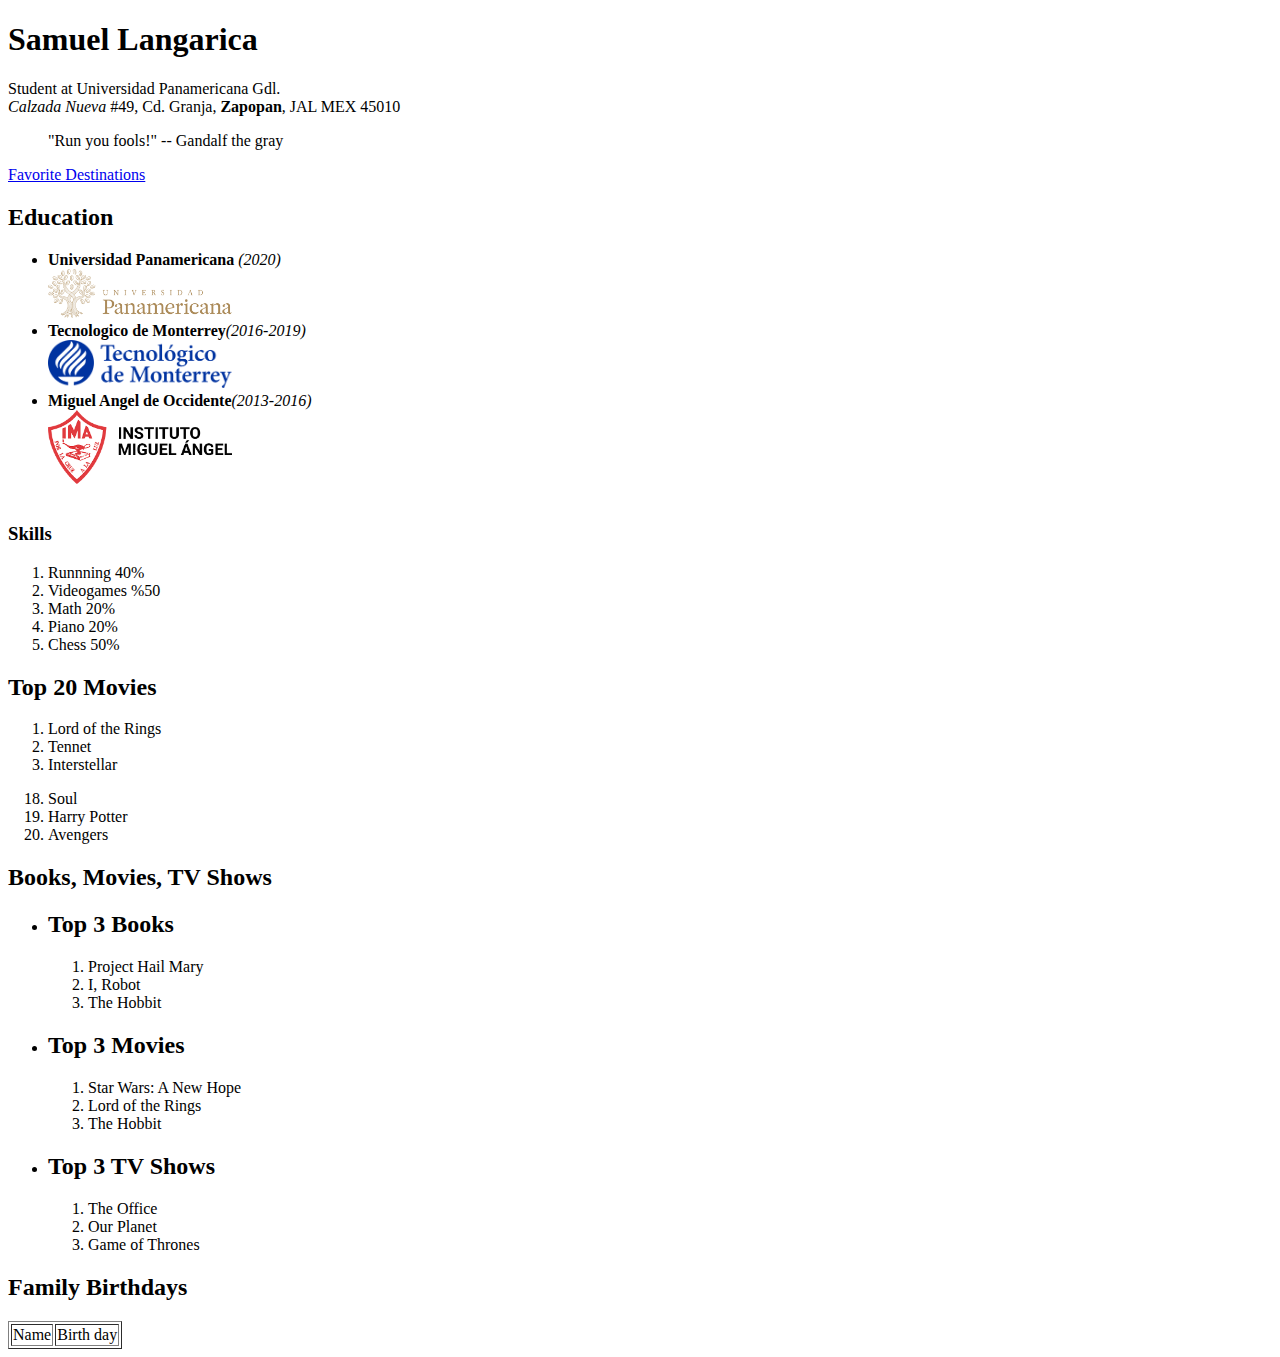
<file: PersonalWebsite/index.html>
<!DOCTYPE html>
<html lang="en">
<head>
    <meta charset="UTF-8">
    <meta name="viewport" content="width=device-width, initial-scale=1.0">
    <title>My Personal Website</title>
</head>
<body>
    <h1>Samuel Langarica</h1>
    <p>Student at Universidad Panamericana Gdl.<br/>
        <i>Calzada Nueva</i> #49, Cd. Granja, <b>Zapopan</b>, JAL MEX 45010
    </p>
    <blockquote>"Run you fools!" -- Gandalf the gray</blockquote>

    <a href="destinations.html" alt="Link to destinations page">Favorite Destinations</a>

    <h2>Education</h2>
    <ul>
        <li><b>Universidad Panamericana</b> <em>(2020)</em> </li>
            <a href="https://www.up.edu.mx/campus-guadalajara" target="_blank">
                <img src="Images/logo-UP.png" alt = "Logo UP" width="15%" height="15%"/>
            </a>    

        <li><b>Tecnologico de Monterrey</b><em>(2016-2019)</em> </li>
            <a href="https://tec.mx/es" target="_blank">
                <img src="Images/logo-tec.png" alt ="Logo Tec" width="15%" height="15%"/>
            </a>

        <li><b>Miguel Angel de Occidente</b><em>(2013-2016)</em> </li>
            <a href="https://www.imaoccidente.edu.mx/" target="_blank">
                <img src="Images/logo-ima.png" alt ="Logo IMA" width="15%" height="15%"/>
            </a>
    </ul>

    <table>
        
    </table>


    <h3>Skills</h3>
    <ol>
        <li>Runnning 40%</li>   
        <li>Videogames %50</li>   
        <li>Math 20%</li>   
        <li>Piano 20%</li>   
        <li>Chess 50%</li>   
    </ol>
    <h2>Top 20 Movies </h2>
    <ol type="">
        <li>Lord of the Rings</li>
        <li>Tennet</li>
        <li>Interstellar</li>
        
    </ol>
    <ol start = "18" >
        <li>Soul</li>
        <li>Harry Potter</li>
        <li>Avengers</li>
    </ol>

    <h2>Books, Movies, TV Shows</h2>
    <ul>
        <li>
            <h2>Top 3 Books</h2>
            <ol>
                <li>Project Hail Mary</li>
                <li>I, Robot</li>
                <li>The Hobbit</li>
            </ol>
        </li>
        
        <li>
            <h2>Top 3 Movies</h2>
            <ol>
                <li>Star Wars: A New Hope</li>
                <li>Lord of the Rings</li>
                <li>The Hobbit</li>
            </ol>
        </li>
        <li>
            <h2>Top 3 TV Shows</h2>
            <ol>
                <li>The Office</li>
                <li>Our Planet</li>
                <li>Game of Thrones</li>
            </ol>
        </li>
    </ul>

    <h2>Family Birthdays</h2>
    <table border="1">
        <tr>
            <td>Name</td>
            <td>Birth day</td>
        </tr>
    </table>


</body>
</html>
</file>
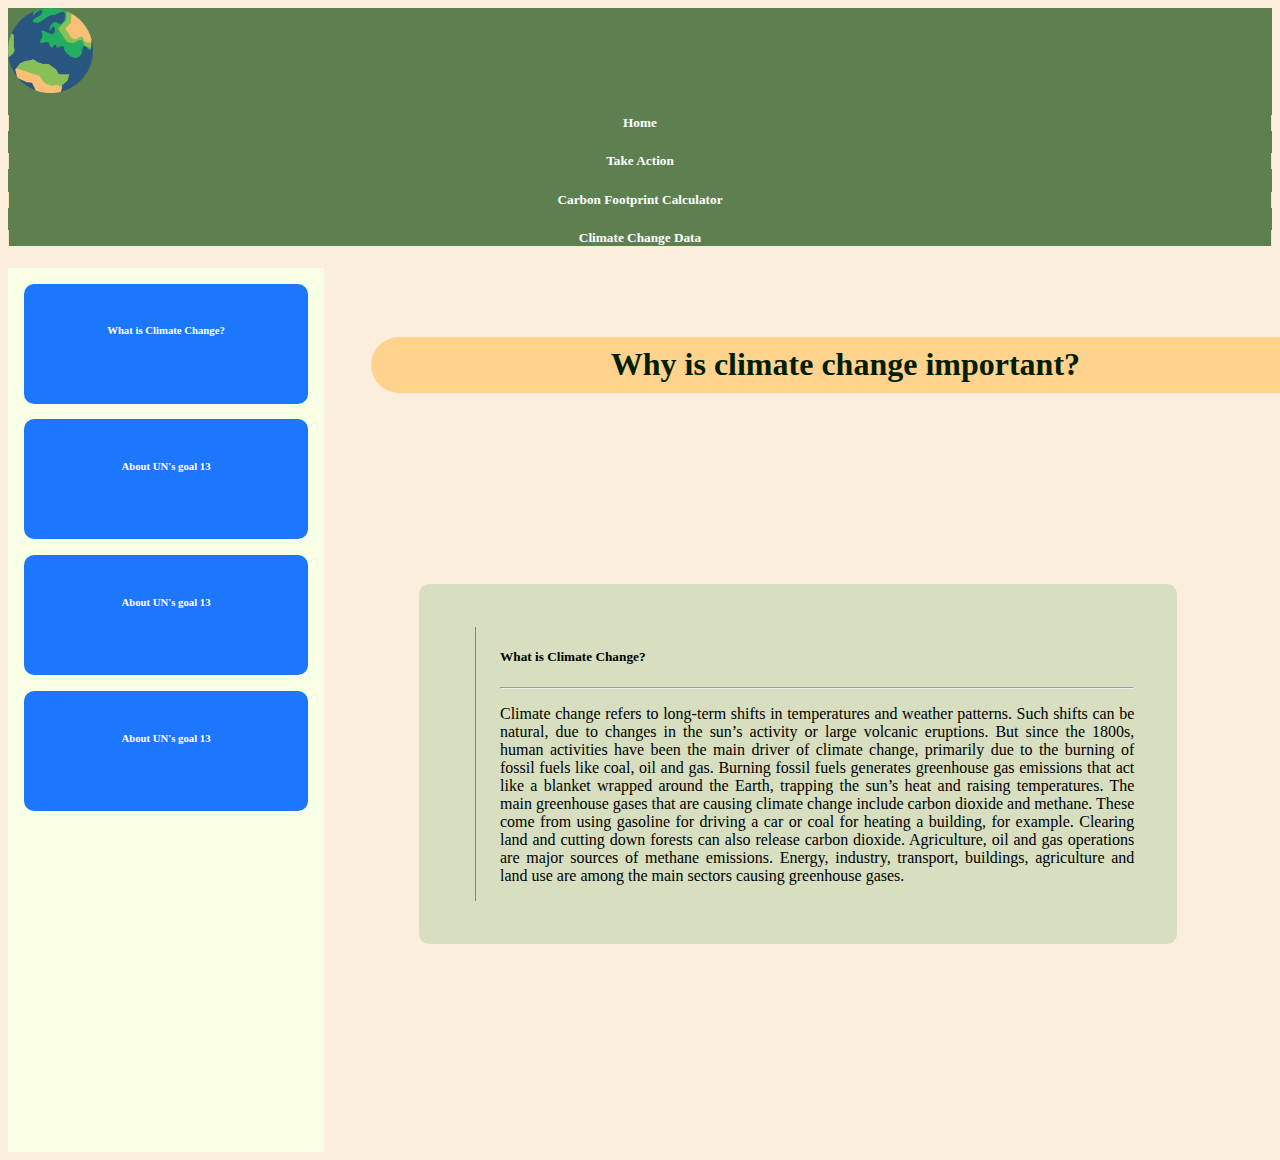
<file: Prototype/index.html>
<html lang="en">
<head>
    <meta charset="UTF-8">
    <meta name="viewport" content="width=device-width, initial-scale=1.0">
    <link href="https://cdn.jsdelivr.net/npm/bootstrap@5.0.2/dist/css/bootstrap.min.css" rel="stylesheet" integrity="sha384-EVSTQN3/azprG1Anm3QDgpJLIm9Nao0Yz1ztcQTwFspd3yD65VohhpuuCOmLASjC" crossorigin="anonymous">
    <link rel="stylesheet" href="styles.css">
    
    <title>Climate Action</title>
</head>
<body>
    <div class="nav">
        <div class="row row-cols-5">
            <div class="col earth-icon">
                <img src="images/planet-earth.png" width="85" height="85">
            </div>
            <div class="col nav-item d-flex align-items-center justify-content-center">
                    <a href="index.html"><h5>Home</h5></a>
            </div>
            <div class="col nav-item d-flex align-items-center justify-content-center">
                <a href="take-action.html"><h5>Take Action</h5></a>
            </div>
            <div class="col nav-item d-flex align-items-center justify-content-center">
                <a href="footprint-calculator.html"><h5>Carbon Footprint Calculator</h5></a>
            </div>
            <div class="col nav-item d-flex align-items-center justify-content-center">
                <a href="climate-data.html"><h5>Climate Change Data</h5></a>
            </div>
        </div>
    </div>
    <div class="content">
        <div class="side-bar">
            <a href="#">
                <div class="side-item">
                    <h6>What is Climate Change?</h6>
                </div>
            </a>
            <a href="#">
                <div class="side-item">
                    <h6>About UN's goal 13</h6>
                </div>
            </a>
            <a href="#">
                <div class="side-item">
                    <h6>About UN's goal 13</h6>
                </div>
            </a>
            <a href="#">
                <div class="side-item">
                    <h6>About UN's goal 13</h6>
                </div>
            </a>
        </div>

        <div class="main-info-container">
            <div class="header">
                <h1>Why is climate change important?</h1>
            </div>

            <div class="info">

                <div class="info-section">
                    <div class="info-section-img">
                    </div>
                    <div class="info-section-content">
                        <div class="info-section-content-header">
                            <h5>What is Climate Change?</h5>
                            <hr>
                        </div>
                        <div class="info-section-content-info">
                            <p>
                                Climate change refers to long-term shifts in temperatures and weather patterns.
                                Such shifts can be natural, due to changes in the sun’s activity or large volcanic eruptions.
                                But since the 1800s, human activities have been the main driver of climate change, 
                                primarily due to the burning of fossil fuels like coal, oil and gas.
                                Burning fossil fuels generates greenhouse gas emissions that act like a blanket wrapped around the Earth, trapping the sun’s heat and raising temperatures.
                                The main greenhouse gases that are causing climate change include carbon dioxide and methane. These come from using gasoline for driving a car or coal for heating a building, for example. Clearing land and cutting down forests can also release carbon dioxide. Agriculture, oil and gas operations are major sources of methane emissions. Energy, industry, transport, buildings, agriculture and land use are among the main sectors causing greenhouse gases.
                            </p>
                        </div>
                    </div>
                </div>
                
            </div>
        </div>

    </div>

    <script src="https://cdn.jsdelivr.net/npm/bootstrap@5.0.2/dist/js/bootstrap.bundle.min.js" integrity="sha384-MrcW6ZMFYlzcLA8Nl+NtUVF0sA7MsXsP1UyJoMp4YLEuNSfAP+JcXn/tWtIaxVXM" crossorigin="anonymous"></script>
</body>
</html>
</file>
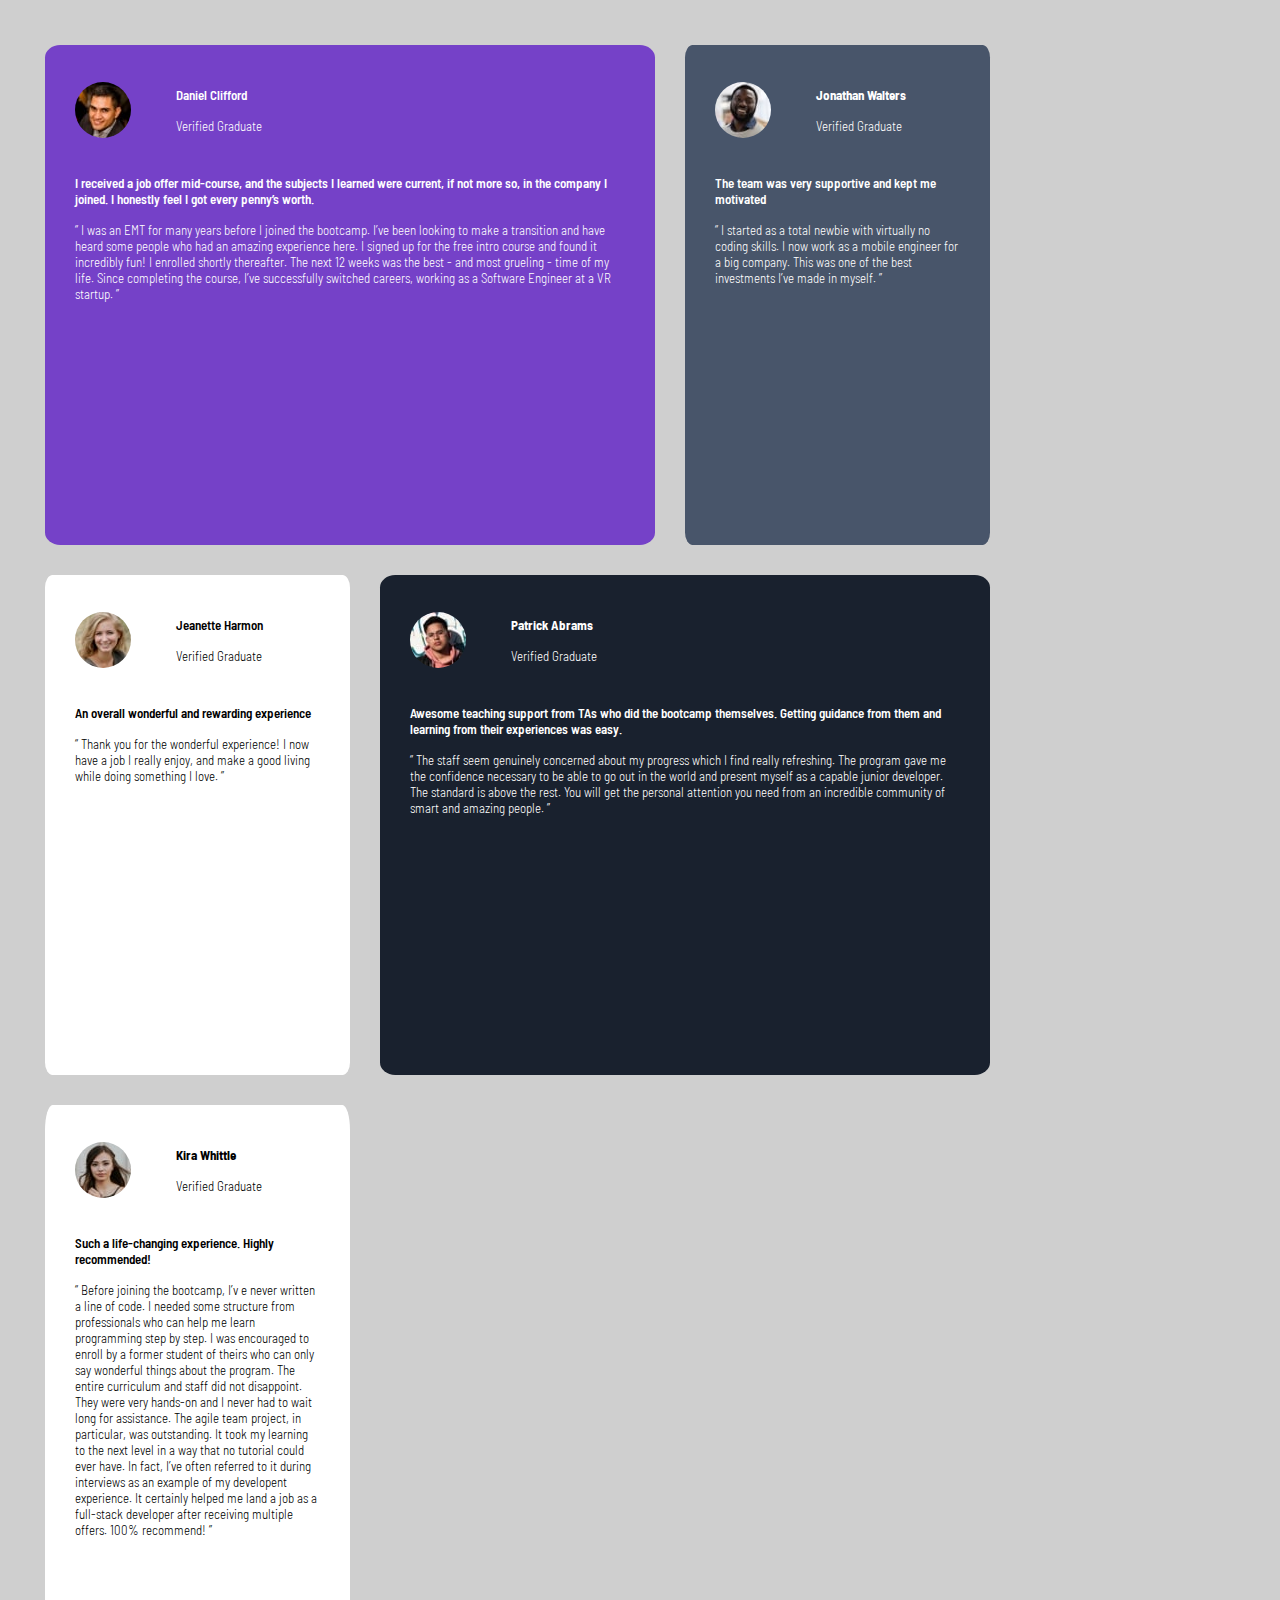
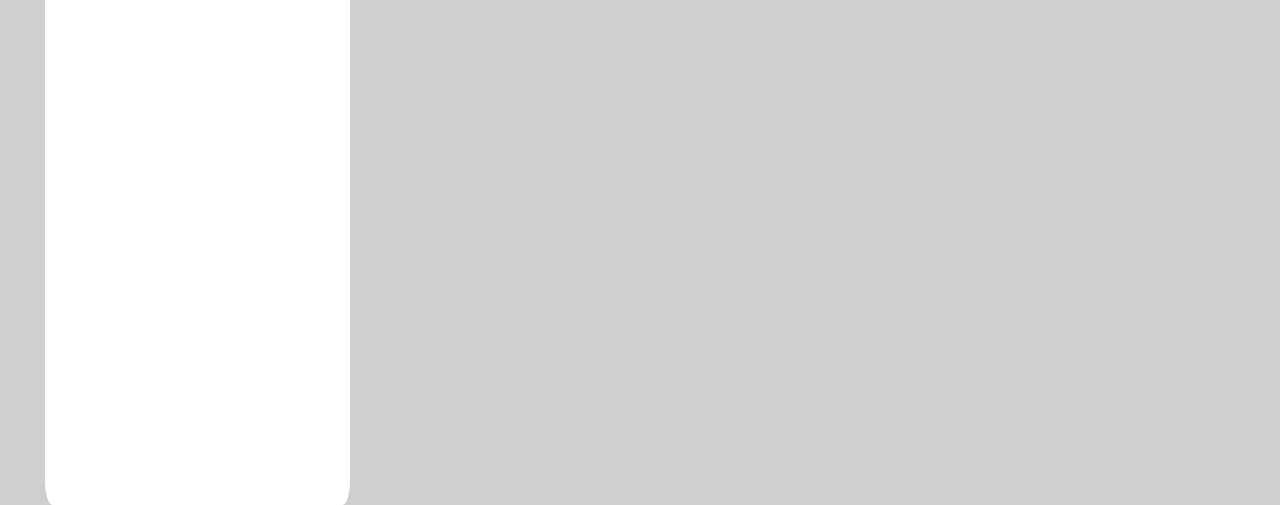
<file: Partial Project 1/Bootcamp Testimonial/index.html>
<!DOCTYPE html>
<html lang="en">
<head>
  <meta charset="UTF-8">
  <meta name="viewport" content="width=device-width, initial-scale=1.0"> <!-- displays site properly based on user's device -->

  <link rel="icon" type="image/png" sizes="32x32" href="./images/favicon-32x32.png">
  
  <title>Testimonials</title>

  <link rel="preconnect" href="https://fonts.googleapis.com">
  <link rel="preconnect" href="https://fonts.gstatic.com" crossorigin>
  <link href="https://fonts.googleapis.com/css2?family=Barlow+Semi+Condensed:wght@500;600&display=swap" rel="stylesheet">
  <link rel="preconnect" href="https://fonts.googleapis.com">
<link rel="preconnect" href="https://fonts.gstatic.com" crossorigin>
<link href="https://fonts.googleapis.com/css2?family=Barlow+Semi+Condensed:ital,wght@0,200;0,500;0,600;1,100&display=swap" rel="stylesheet">

  <link rel="stylesheet" href="style.css">

</head>
<body>

  <div class="testimonial_container"  >

    <div class="testimonial" id="daniel">

      <div class="header">
        <img src="images/image-daniel.jpg">

        <div class="header-text">
          <h2>Daniel Clifford</h2>
          <p>Verified Graduate</p>
        </div>
        
      </div>

      <div class="title">
        <h2>I received a job offer mid-course, and the subjects I learned were current, if not more so, 
          in the company I joined. I honestly feel I got every penny’s worth.</h2>
      </div>

      <div class="content">
        <p>
          “ I was an EMT for many years before I joined the bootcamp. I’ve been looking to make a 
  transition and have heard some people who had an amazing experience here. I signed up 
  for the free intro course and found it incredibly fun! I enrolled shortly thereafter. 
  The next 12 weeks was the best - and most grueling - time of my life. Since completing 
  the course, I’ve successfully switched careers, working as a Software Engineer at a VR startup. ”
        </p>
      </div>

    </div>

    <div class="testimonial" id="jonathan">

      <div class="header">
        <img src="images/image-jonathan.jpg">

        <div class="header-text">
          <h3>Jonathan Walters</h3>
        <p>Verified Graduate</p>
        </div>
        
      </div>

      <div class="title">
        <h2>The team was very supportive and kept me motivated</h2>
      </div>

      <div class="content">
        <p>
          “ I started as a total newbie with virtually no coding skills. I now work as a mobile engineer 
  for a big company. This was one of the best investments I’ve made in myself. ”
        </p>
      </div>
      
    </div>

    <div class="testimonial" id="jeanette">

      <div class="header">
        <img src="images/image-jeanette.jpg">

        <div class="header-text">
          <h2>Jeanette Harmon</h2>
        <p>Verified Graduate</p>
        </div>
        
      </div>

      <div class="title">
        <h2>An overall wonderful and rewarding experience</h2>
      </div>

      <div class="content">
        <p>
          “ Thank you for the wonderful experience! I now have a job I really enjoy, and make a good living 
  while doing something I love. ”

        </p>
      </div>
      
    </div>

    <div class="testimonial" id="patrick">

      <div class="header">
        <img src="images/image-patrick.jpg">

        <div class="header-text">
          <h3>Patrick Abrams</h3>
        <p>Verified Graduate</p>
        </div>
        
      </div>

      <div class="title">
        <h2>Awesome teaching support from TAs who did the bootcamp themselves. Getting guidance from them and 
          learning from their experiences was easy.</h2>
      </div>

      <div class="content">
        <p>
          “ The staff seem genuinely concerned about my progress which I find really refreshing. The program 
  gave me the confidence necessary to be able to go out in the world and present myself as a capable 
  junior developer. The standard is above the rest. You will get the personal attention you need from 
  an incredible community of smart and amazing people. ”  

        </p>
      </div>
      
    </div>


    <div class="testimonial" id="kira">

      <div class="header">
        <img src="images/image-kira.jpg">

        <div class="header-text">
          <h3>Kira Whittle</h3>
        <p>Verified Graduate</p>
        </div>
        
      </div>

      <div class="title">
        <h2>Such a life-changing experience. Highly recommended!</h2>
      </div>

      <div class="content">
        <p>
          “ Before joining the bootcamp, I’v  e never written a line of code. I needed some structure from 
  professionals who can help me learn programming step by step. I was encouraged to enroll by a former 
  student of theirs who can only say wonderful things about the program. The entire curriculum and staff 
  did not disappoint. They were very hands-on and I never had to wait long for assistance. The agile team 
  project, in particular, was outstanding. It took my learning to the next level in a way that no tutorial 
  could ever have. In fact, I’ve often referred to it during interviews as an example of my developent 
  experience. It certainly helped me land a job as a full-stack developer after receiving multiple offers. 
  100% recommend! ”
        </p>
      </div>
      
    </div>


  </div>
  
</body>
</html>
</file>
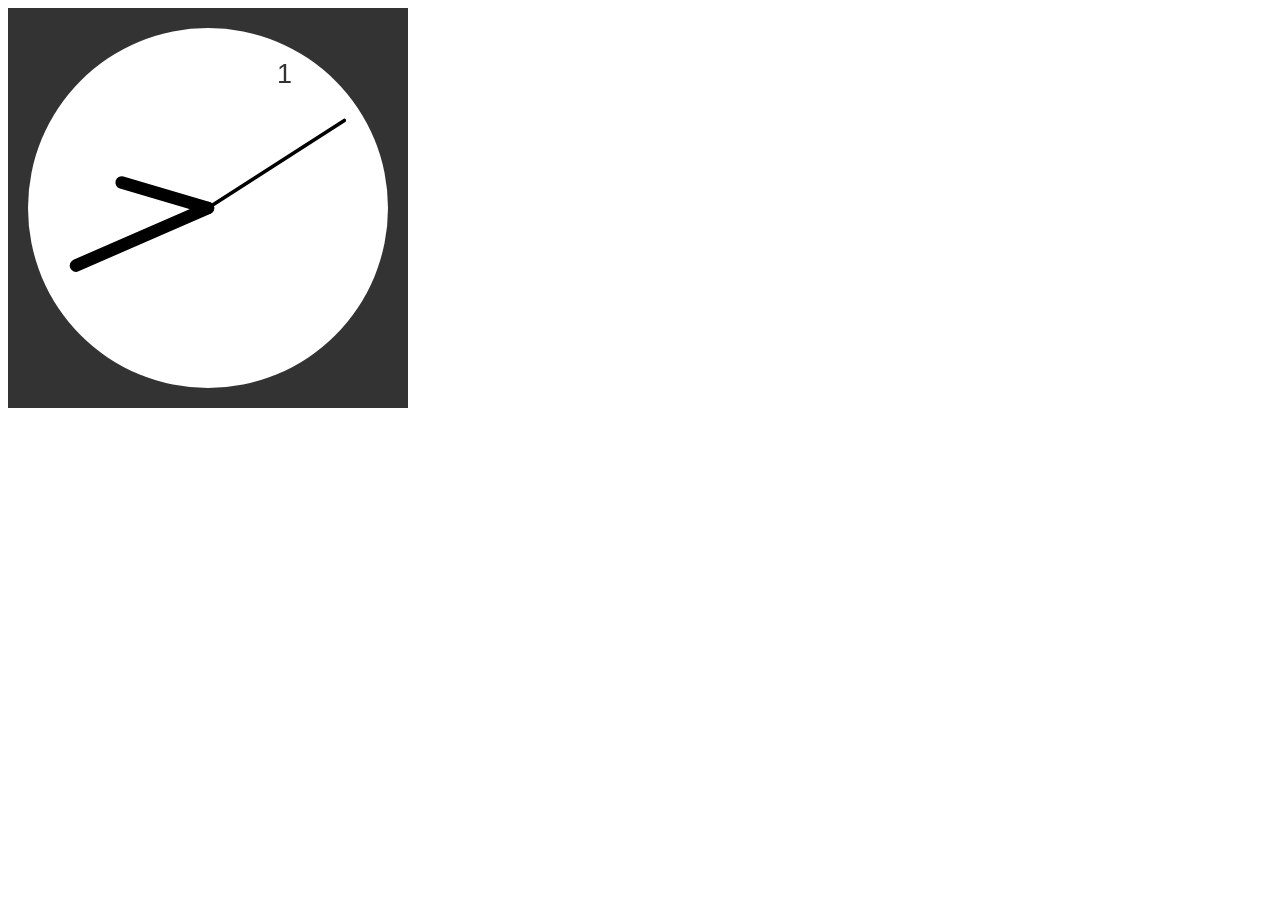
<file: JavascriptExercises/clock.html>
<!DOCTYPE html>
<html>
<head>
    <script type="text/javascript" src="clock.js"></script>
</head>
<body onload="drawClock()">

<canvas id="canvas" width="400" height="400" style="background-color:#333"></canvas>
<script type="text/javascript" >
    var canvas = document.getElementById("canvas");
    var ctx = canvas.getContext("2d");
    var radius = canvas.height / 2;
    ctx.translate(radius, radius);
    radius = radius * 0.90;
</script>
</body>
</html>
</file>
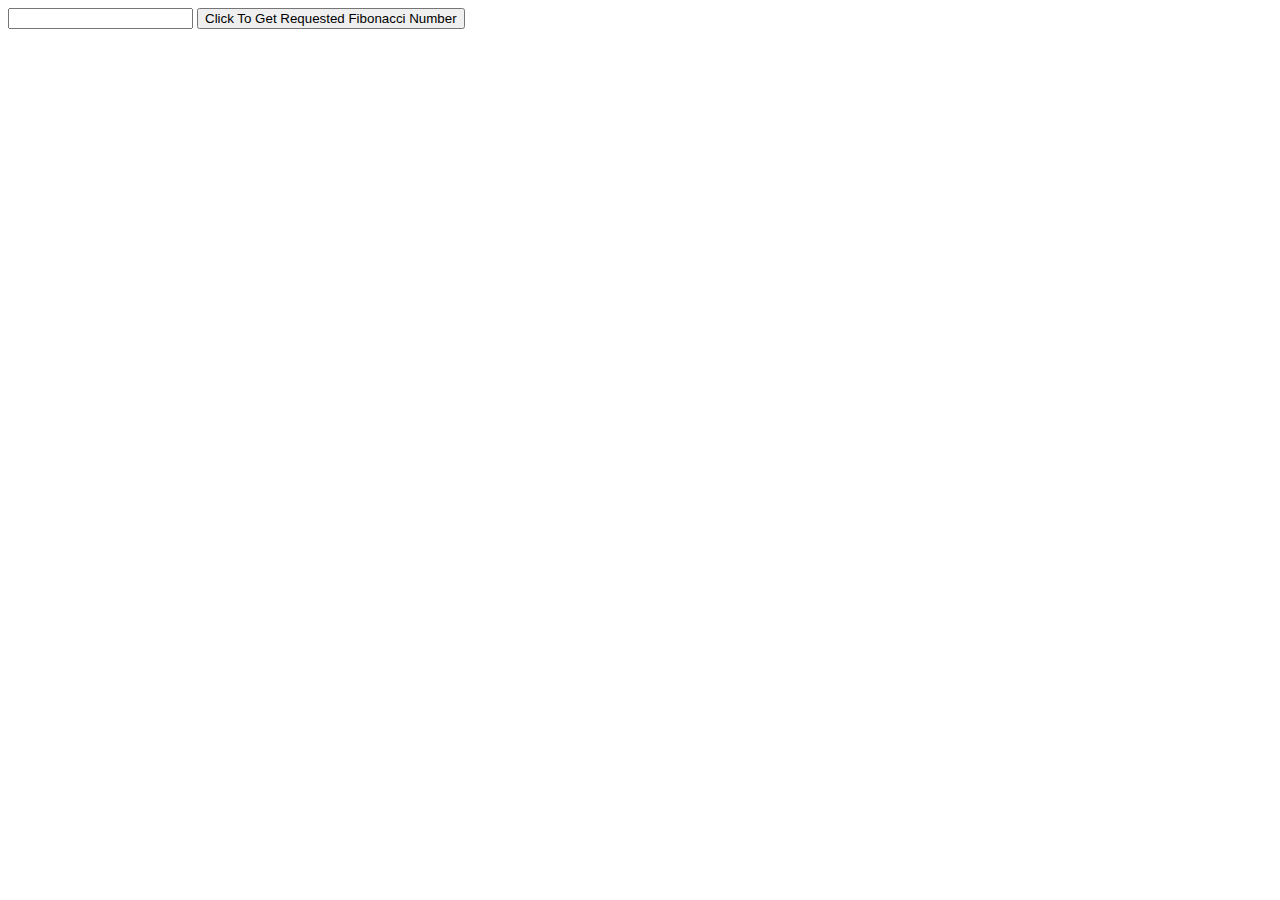
<file: JavascriptExercises/fibonacci.html>
<!DOCTYPE html PUBLIC "-//W3C//DTD XHTML 1.0 Transitional//EN" "http://www.w3.org/TR/xhtml1/DTD/xhtml1-transitional.dtd">
<html xmlns="http://www.w3.org/1999/xhtml">
<head runat="server">
    <title>Fibonacci</title>
    <script type="text/javascript" src="fibonacci.js"></script>
</head>
<body>

    <div>
        <input type="text" id="num" />
        <button id="btn" onclick="fibonacci()">
            Click To Get Requested Fibonacci Number</button>
        <br />
        <span id="fibonacciLbl"></span>
    </div>

</body>
</html>
</file>
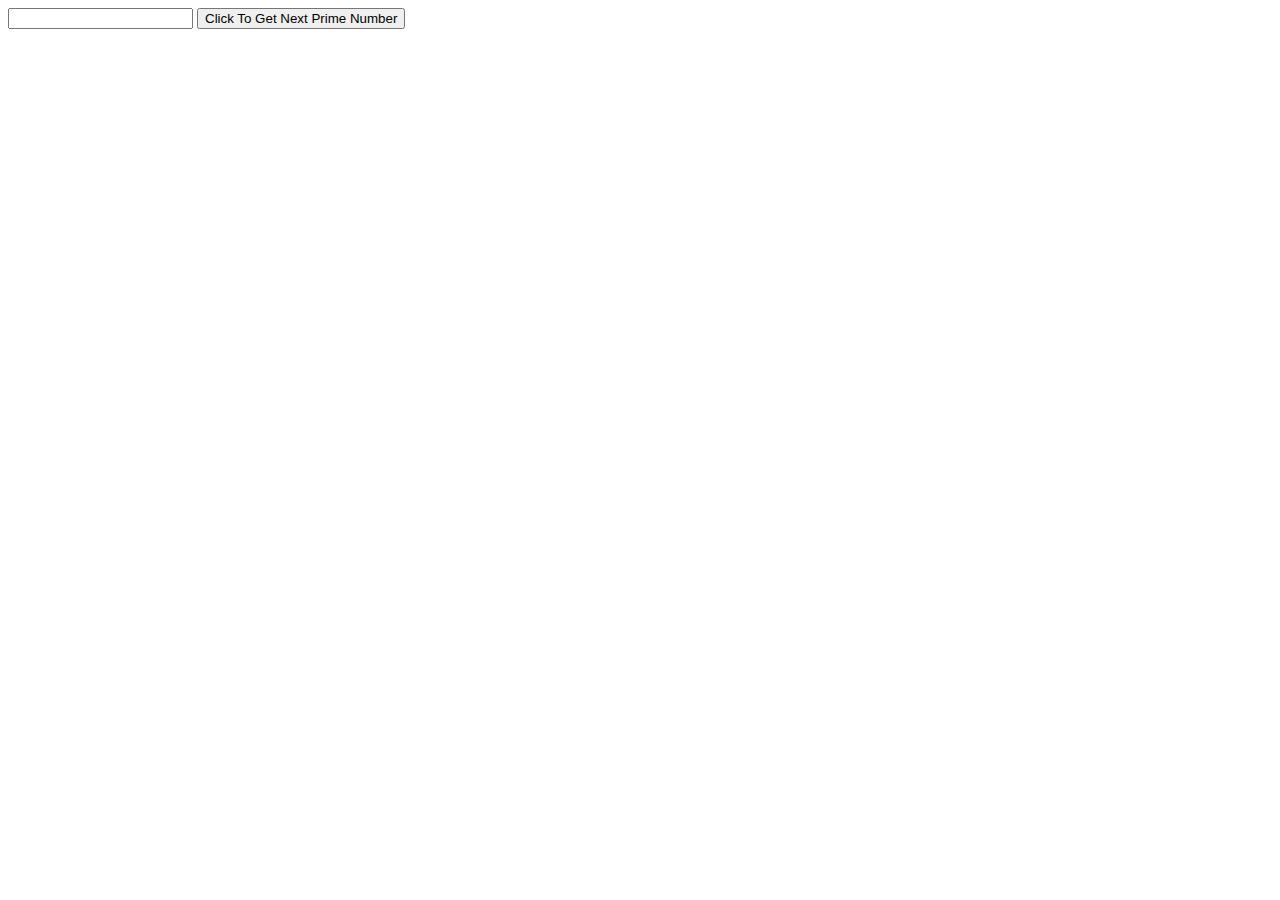
<file: JavascriptExercises/next_prime.html>
<!DOCTYPE html PUBLIC "-//W3C//DTD XHTML 1.0 Transitional//EN" "http://www.w3.org/TR/xhtml1/DTD/xhtml1-transitional.dtd">
<html xmlns="http://www.w3.org/1999/xhtml">
<head runat="server">
    <title>Find Next Prime Number</title>

    <script type="text/javascript">
        function checkPrime() {
            var id = document.getElementById("num");
            var number = parseInt (document.getElementById("num").value);
            var maxNum = parseInt(1299827);
            if(number < maxNum && !isNaN(number)) {
                for(var i = number+1; i< maxNum; i++) {
                    if(isPrime(i)){
                        id.value = i;
                        return;
                    }
                }
            } else {
                window.alert("Please Enter Number Below 1299827 or Enter A Valid Integer");
                id.value = "";
            }
        }
        function isPrime(num) {
            for(var i = 2; i < num; i++ ) {
                if(num % i === 0) {
                    return false;
                }
            }
            return true;
        }
    </script>
</head>
<body>
<form id="form1" runat="server">
    <div>
        <input type="text" id="num" />
        <button id="btn" onclick="checkPrime();return false">
            Click To Get Next Prime Number</button>
    </div>
</form>
</body>
</html>
</file>
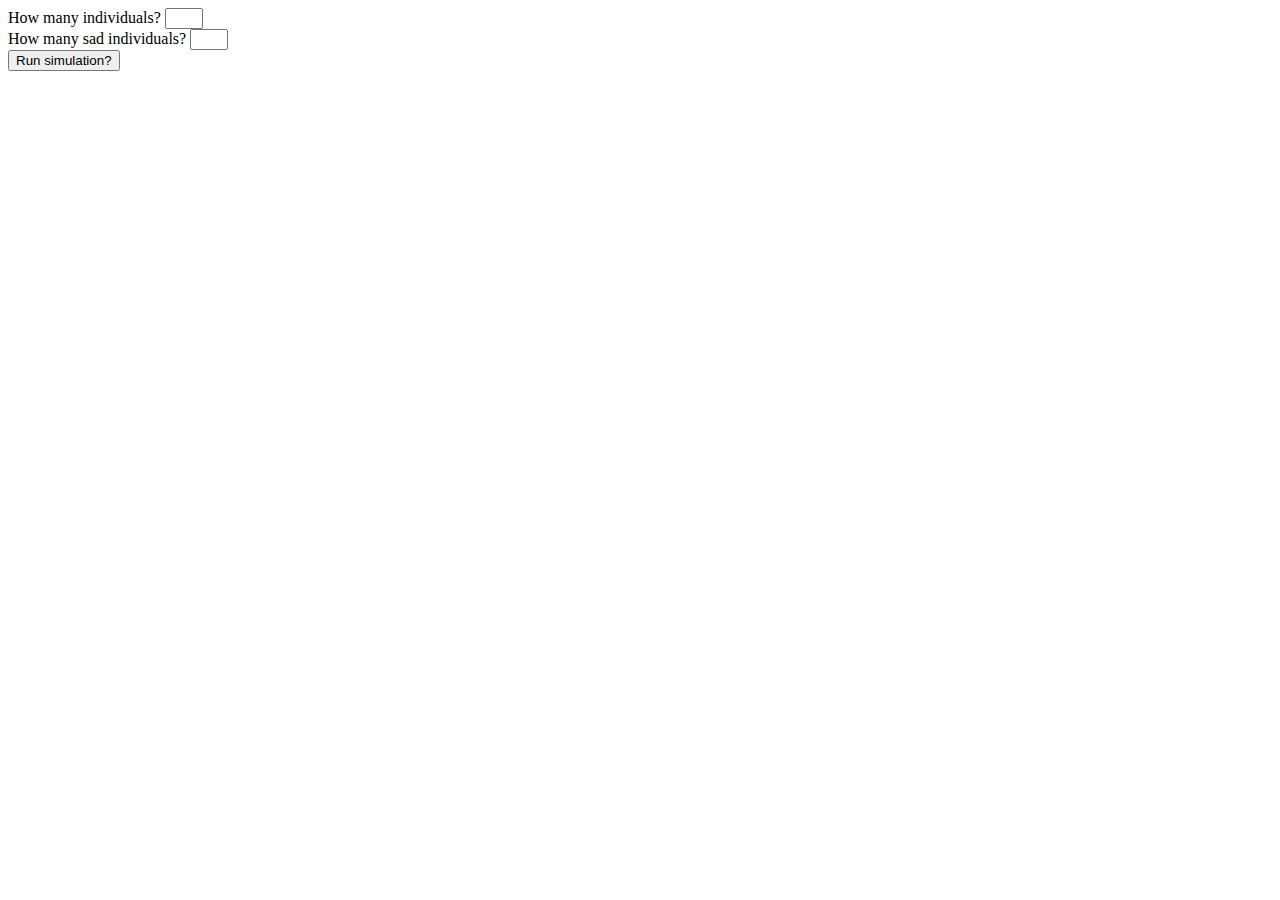
<file: JavascriptExercises/society.html>
<!DOCTYPE html>
<html>
<head>
    <script type="text/javascript" src="society.js"></script>
</head>
<body>
<div>
    <label for="num" style="width:170px;">How many individuals?</label>
    <input type="text" id="num" style="width:30px;"/> <br />
    <label for="sad">How many sad individuals?</label>
    <input type="text" id="sad" style="width:30px;"/> <br />
    <button id="btn" onclick="startGame()">
        Run simulation?</button>
    <br />
    <span id="happyIndividuals"></span> <br />
    <span id="sadIndividuals"></span> <br />
    <span id="timer"></span>
</div>

</body>
</html>
</file>
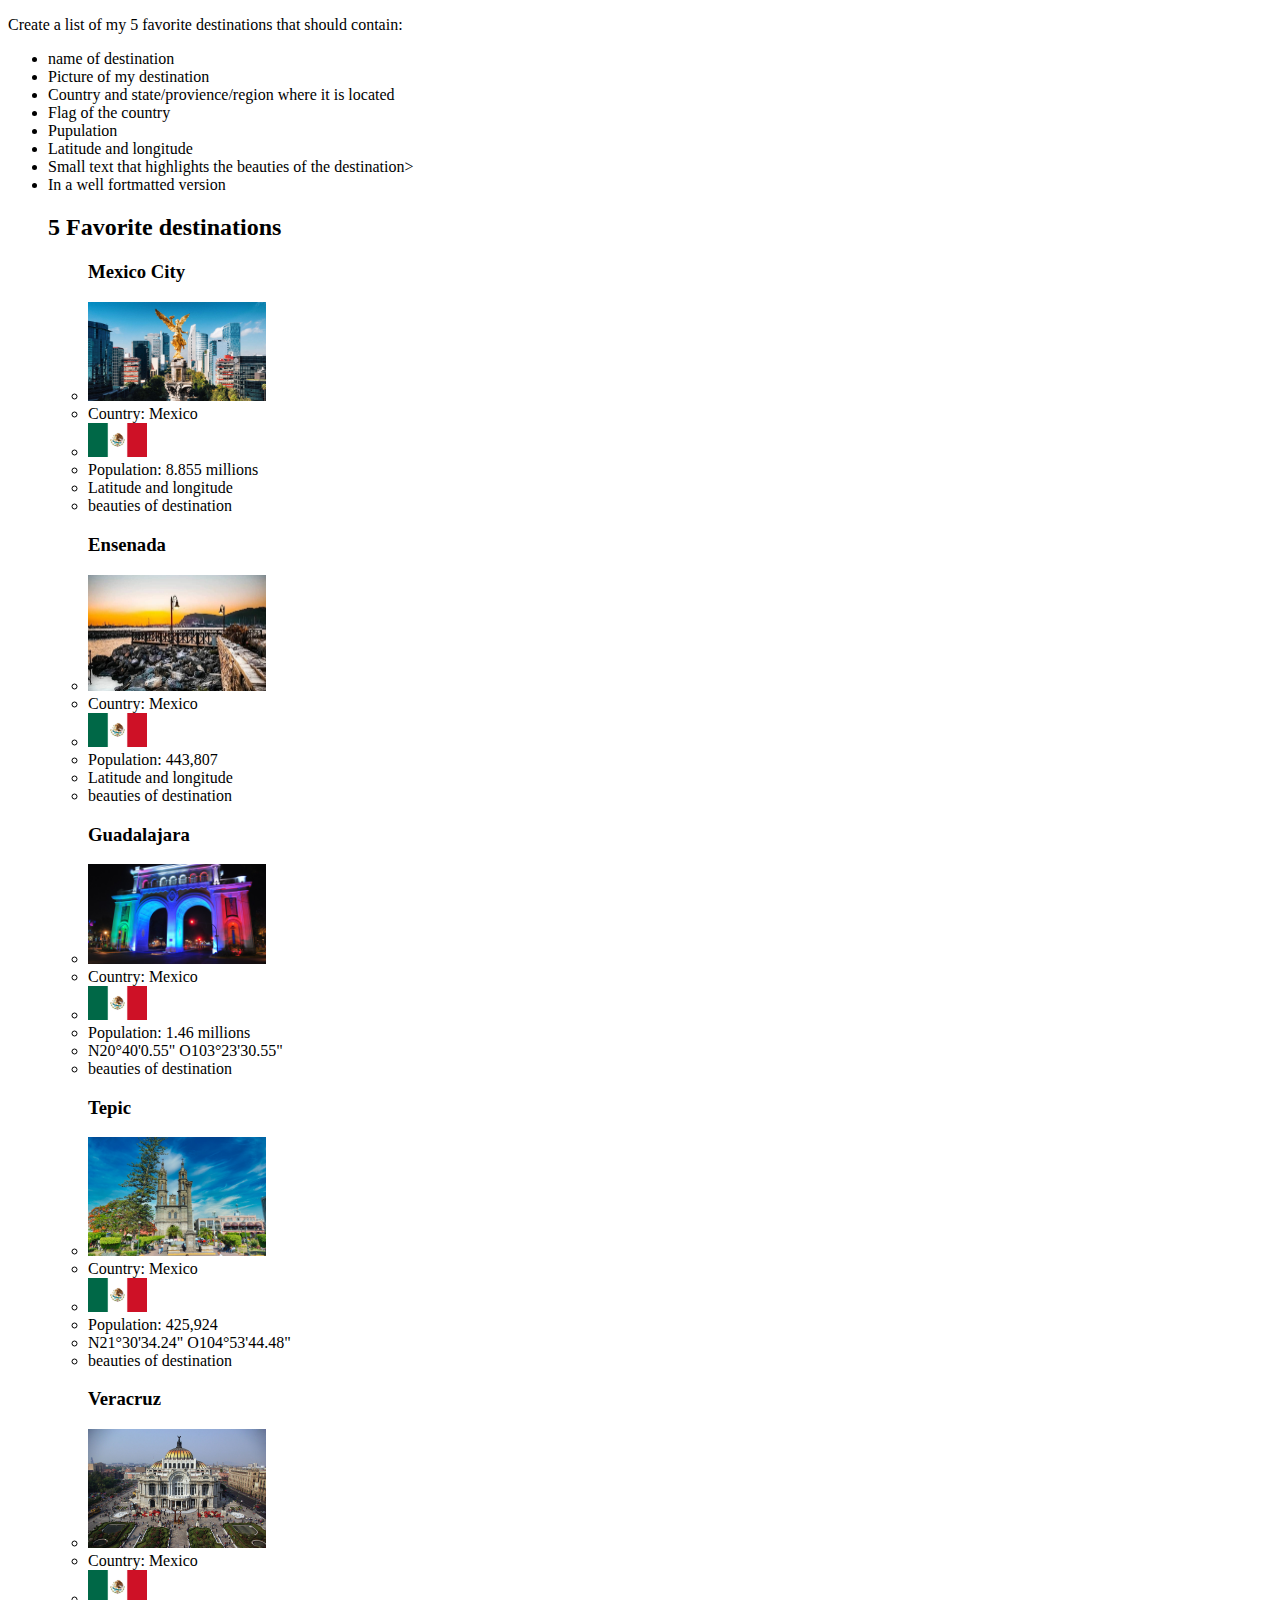
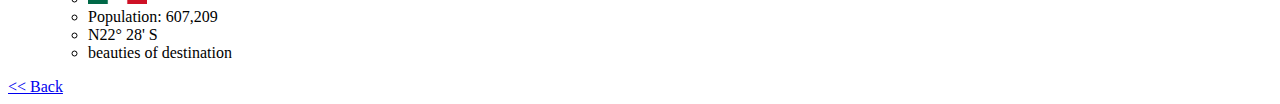
<file: PersonalWebsite/destinations.html>
<!DOCTYPE html>
<html lang="en">
<head>
    <meta charset="UTF-8">
    <meta name="viewport" content="width=device-width, initial-scale=1.0">
    <title>Document</title>
</head>
<body>
    <p>Create a list of my 5 favorite destinations that should contain:</p>
    <ul>
        <li>name of destination</li>
        <li>Picture of my destination</li>
        <li>Country and state/provience/region where it is located</li>
        <li>Flag of the country</li>
        <li>Pupulation</li>
        <li>Latitude and longitude</li>
        <li>Small text that highlights the beauties of the destination></li>
        <li>In a well fortmatted version</li>
    </ul>

    <ul> <h2>5 Favorite destinations</h2>
        <ul> <h3>Mexico City</h3>
            <li>
                <img src="Images/DestinationImages/mexico-city.jpg" alt = "Logo UP" width="15%" height="15%"/>
            </li>
            <li>Country: Mexico</li>
            <li>
                <img src="Images/DestinationImages/flag-mx.png" alt="mx-flag" width="5%" height="5%"/>
            </li>
            <li>Population: 8.855 millions</li>
            <li>Latitude and longitude</li>
            <li>beauties of destination</li>
        </ul>
        
        <ul><h3>Ensenada</h3>
            <li>
                <img src="Images/DestinationImages/ensenada.jpeg" alt = "Ensenada image" width="15%" height="15%"/>
            </li>
            <li>Country: Mexico</li>
            <li>
                <img src="Images/DestinationImages/flag-mx.png" alt="mx-flag" width="5%" height="5%"/>
            </li>
            <li>Population: 443,807</li>
            <li>Latitude and longitude</li>
            <li>beauties of destination</li>
        </ul>

        <ul> <h3>Guadalajara</h3>
            <li>
                <img src="Images/DestinationImages/guadalajara.jpg" alt = "Logo UP" width="15%" height="15%"/>
            </li>
            <li>Country: Mexico </li>
            <li>
                <img src="Images/DestinationImages/flag-mx.png" alt="mx-flag" width="5%" height="5%"/>
            </li>
            <li>Population: 1.46 millions</li>
            <li>N20°40'0.55" O103°23'30.55"</li>
            <li>beauties of destination</li>
        </ul>

        <ul> <h3>Tepic</h3>
            <li>
                <img src="Images/DestinationImages/tepic.jpeg" alt = "Logo UP" width="15%" height="15%"/>
            </li>
            <li>Country: Mexico</li>
            <li>
                <img src="Images/DestinationImages/flag-mx.png" alt="mx-flag" width="5%" height="5%"/>
            </li>
            <li>Population: 425,924</li>
            <li>N21°30'34.24" O104°53'44.48"</li>
            <li>beauties of destination</li>
        </ul>

        <ul> <h3>Veracruz</h3>
            <li>
                <img src="Images/DestinationImages/veracruz.jpg" alt = "Logo UP" width="15%" height="15%"/>
            </li>
            <li>Country: Mexico</li>
            <li>
                <img src="Images/DestinationImages/flag-mx.png" alt="mx-flag" width="5%" height="5%"/>
            </li>
            <li>Population: 607,209</li>
            <li>N22° 28' S</li>
            <li>beauties of destination</li>
        </ul>
    </ul>

    <a href="index.html"> << Back </a> 
</body>
</html>
</file>
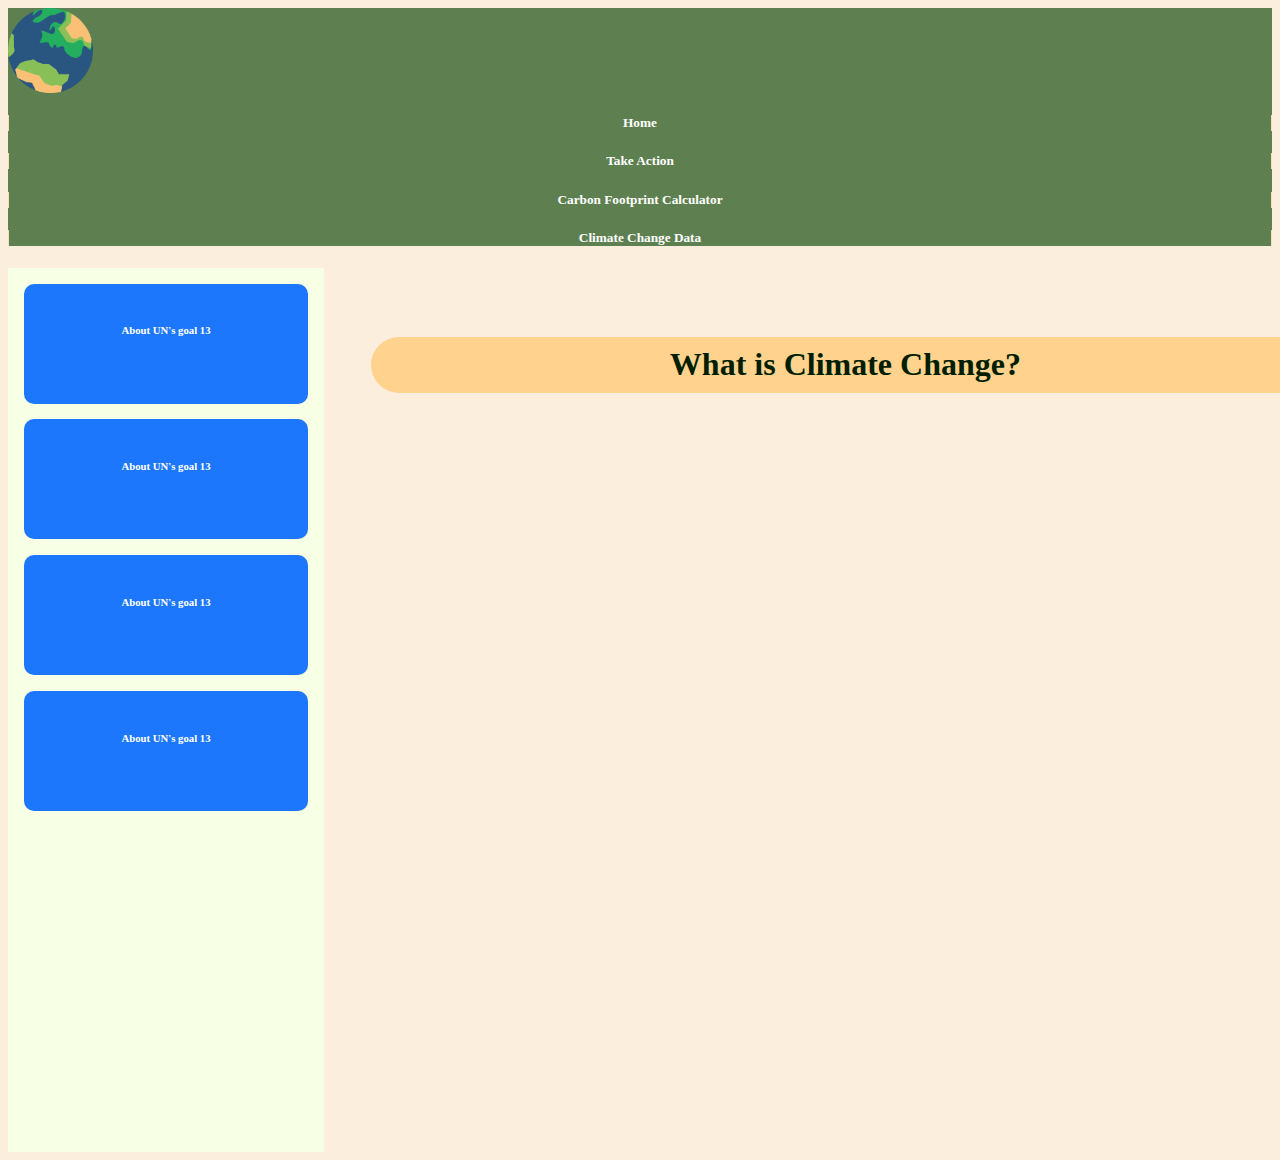
<file: Prototype/base-layout.html>
<html lang="en">
<head>
    <meta charset="UTF-8">
    <meta name="viewport" content="width=device-width, initial-scale=1.0">
    <link href="https://cdn.jsdelivr.net/npm/bootstrap@5.0.2/dist/css/bootstrap.min.css" rel="stylesheet" integrity="sha384-EVSTQN3/azprG1Anm3QDgpJLIm9Nao0Yz1ztcQTwFspd3yD65VohhpuuCOmLASjC" crossorigin="anonymous">
    <link rel="stylesheet" href="styles.css">
    
    <title>Climate Action</title>
</head>
<body>
    <div class="nav">
        <div class="row row-cols-5">
            <div class="col earth-icon">
                <img src="images/planet-earth.png" width="85" height="85">
            </div>
            <div class="col nav-item d-flex align-items-center justify-content-center">
                    <a href="index.html"><h5>Home</h5></a>
            </div>
            <div class="col nav-item d-flex align-items-center justify-content-center">
                <a href="take-action.html"><h5>Take Action</h5></a>
            </div>
            <div class="col nav-item d-flex align-items-center justify-content-center">
                <a href="footprint-calculator.html"><h5>Carbon Footprint Calculator</h5></a>
            </div>
            <div class="col nav-item d-flex align-items-center justify-content-center">
                <a href="climate-data.html"><h5>Climate Change Data</h5></a>
            </div>
        </div>
    </div>
    <div class="content">
        <div class="side-bar">
            <a href="#">
                <div class="side-item">
                    <h6>About UN's goal 13</h6>
                </div>
            </a>
            <a href="#">
                <div class="side-item">
                    <h6>About UN's goal 13</h6>
                </div>
            </a>
            <a href="#">
                <div class="side-item">
                    <h6>About UN's goal 13</h6>
                </div>
            </a>
            <a href="#">
                <div class="side-item">
                    <h6>About UN's goal 13</h6>
                </div>
            </a>
        </div>

        <div class="main-info-container">
            <div class="header">
                <h1>What is Climate Change?</h1>
            </div>
            <div class="info">

            </div>
        </div>

    </div>

    <script src="https://cdn.jsdelivr.net/npm/bootstrap@5.0.2/dist/js/bootstrap.bundle.min.js" integrity="sha384-MrcW6ZMFYlzcLA8Nl+NtUVF0sA7MsXsP1UyJoMp4YLEuNSfAP+JcXn/tWtIaxVXM" crossorigin="anonymous"></script>
</body>
</html>
</file>
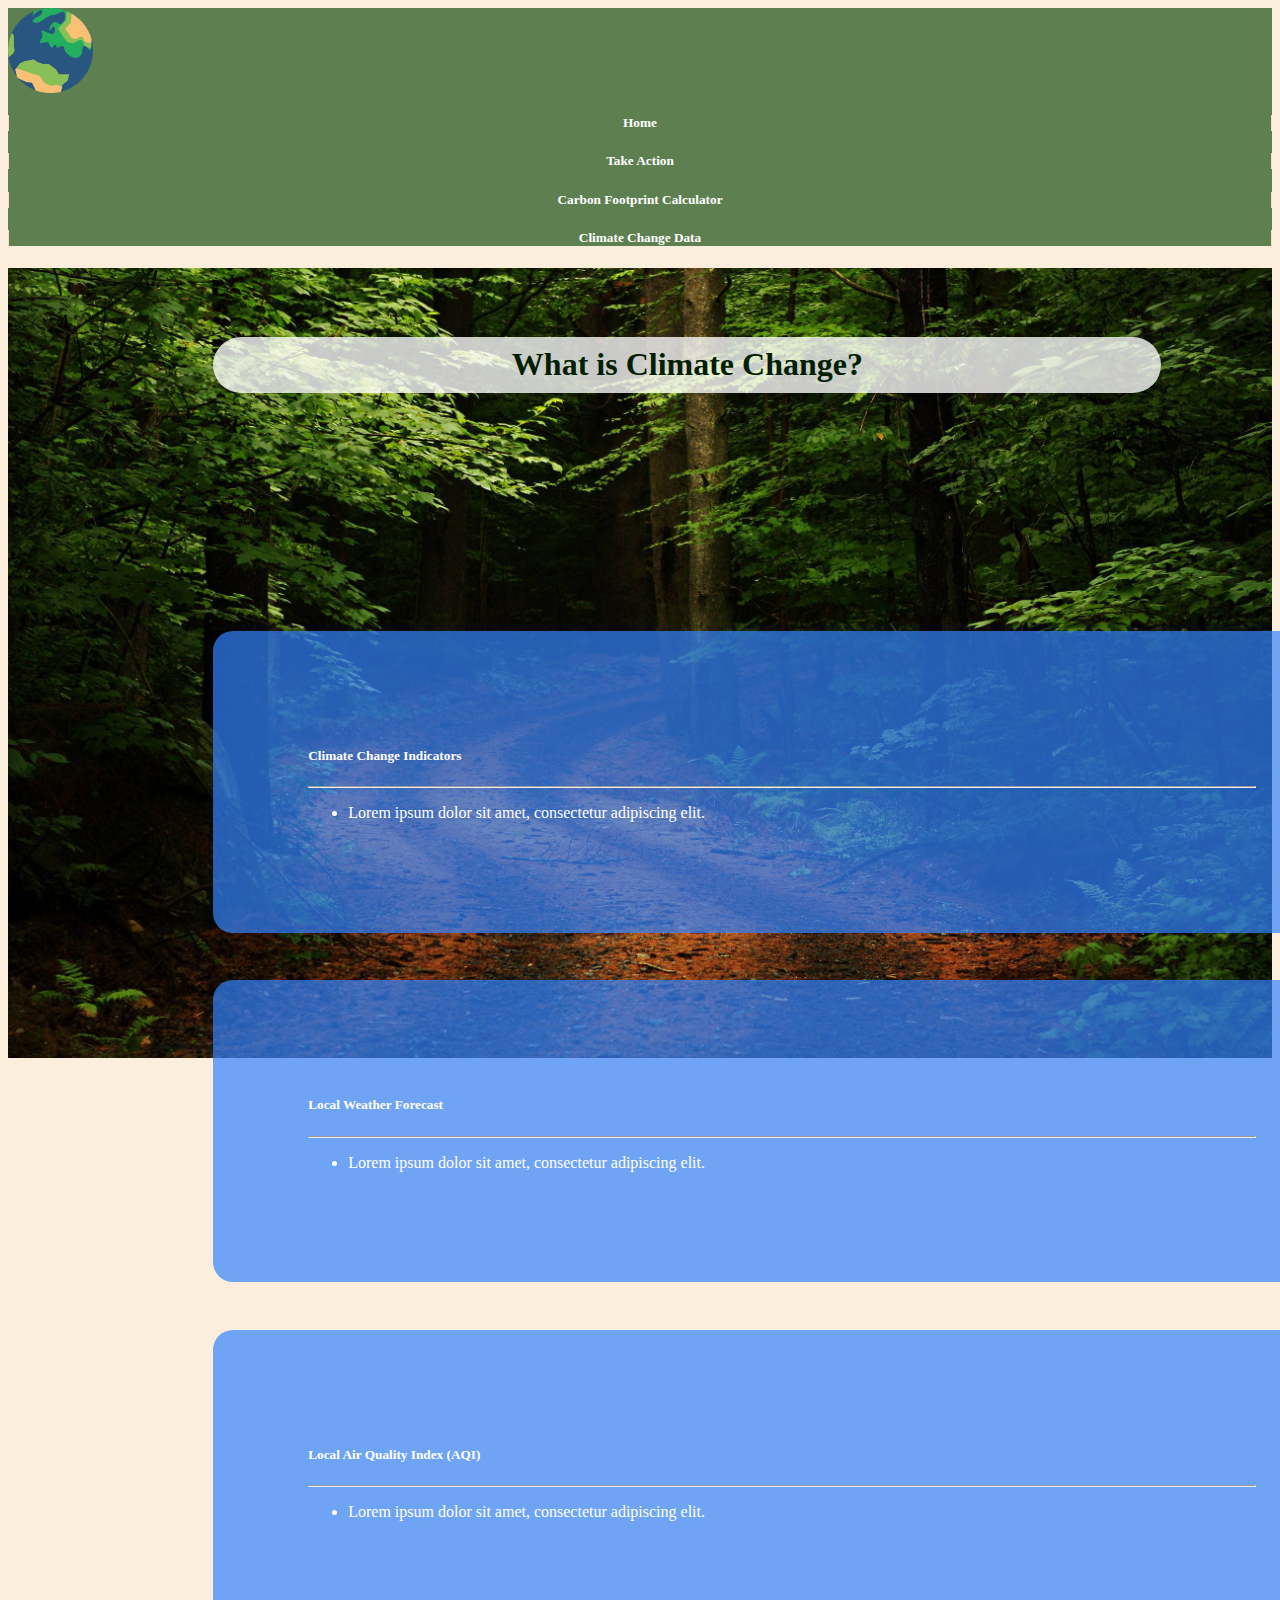
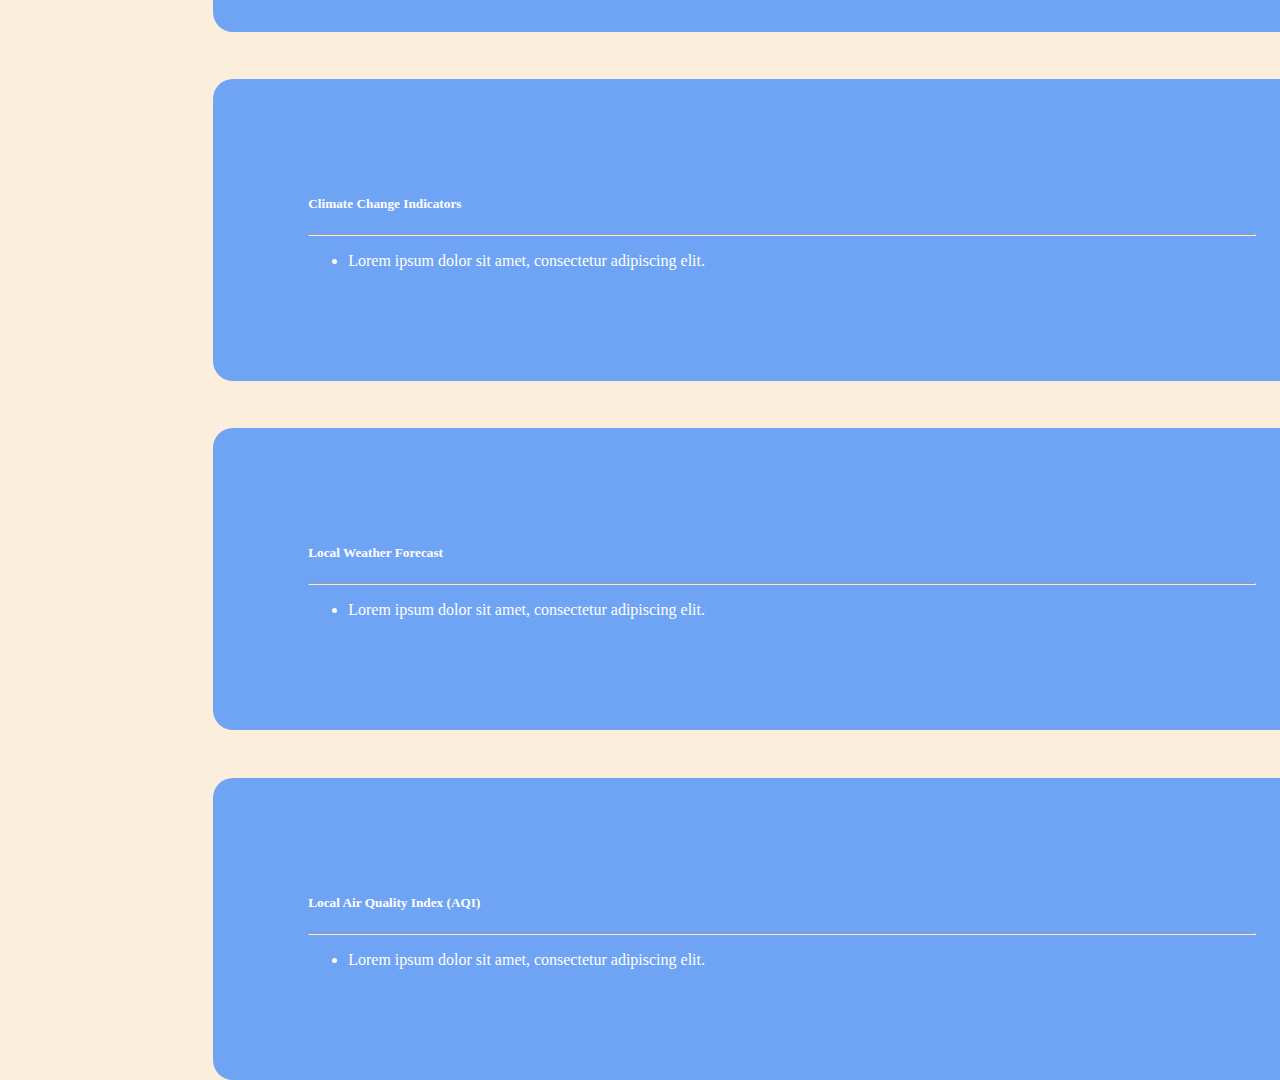
<file: Prototype/climate-data.html>
<html lang="en">
<head>
    <meta charset="UTF-8">
    <meta name="viewport" content="width=device-width, initial-scale=1.0">
    <link href="https://cdn.jsdelivr.net/npm/bootstrap@5.0.2/dist/css/bootstrap.min.css" rel="stylesheet" integrity="sha384-EVSTQN3/azprG1Anm3QDgpJLIm9Nao0Yz1ztcQTwFspd3yD65VohhpuuCOmLASjC" crossorigin="anonymous">
    <link rel="stylesheet" href="styles.css">
    
    <title>Climate Action</title>
</head>
<body>
    <div class="nav">
        <div class="row row-cols-5">
            <div class="col earth-icon">
                <img src="images/planet-earth.png" width="85" height="85">
            </div>
            <div class="col nav-item d-flex align-items-center justify-content-center">
                    <a href="index.html"><h5>Home</h5></a>
            </div>
            <div class="col nav-item d-flex align-items-center justify-content-center">
                <a href="take-action.html"><h5>Take Action</h5></a>
            </div>
            <div class="col nav-item d-flex align-items-center justify-content-center">
                <a href="footprint-calculator.html"><h5>Carbon Footprint Calculator</h5></a>
            </div>
            <div class="col nav-item d-flex align-items-center justify-content-center">
                <a href="climate-data.html"><h5>Climate Change Data</h5></a>
            </div>
        </div>
    </div>
    <div class="content" id="climate-data-content">

        <div class="main-info-container">
            <div class="header">
                <h1 id="h1-header-calc">What is Climate Change?</h1>
            </div>
            <div class="info">
            
                <div class="row">
                    <div class="col">
                        <div class="box">
                            <div class="box-title">
                                <h5>Climate Change Indicators</h5>
                                <hr>
                            </div>
                            <div class="box-content">
                                <ul>
                                    <li>
                                        Lorem ipsum dolor sit amet, consectetur adipiscing elit.
                                    </li>
                                </ul>
                            </div>
                        </div>
                    </div>

                    <div class="col">
                        <div class="box">
                            <div class="box-title">
                                <h5>Local Weather Forecast</h5>
                                <hr>
                            </div>
                            <div class="box-content">
                                <ul>
                                    <li>
                                        Lorem ipsum dolor sit amet, consectetur adipiscing elit.
                                    </li>
                                </ul>
                            </div>
                        </div>
                    </div>

                    <div class="col">
                        <div class="box">
                            <div class="box-title">
                                <h5>Local Air Quality Index (AQI)</h5>
                                <hr>
                            </div>
                            <div class="box-content">
                                <ul>
                                    <li>
                                        Lorem ipsum dolor sit amet, consectetur adipiscing elit.
                                    </li>
                                </ul>
                            </div>
                        </div>
                    </div>

                </div>

                <div class="row">
                    
                    

                    <div class="col">
                        <div class="box">
                            <div class="box-title">
                                <h5>Climate Change Indicators</h5>
                                <hr>
                            </div>
                            <div class="box-content">
                                <ul>
                                    <li>
                                        Lorem ipsum dolor sit amet, consectetur adipiscing elit.
                                    </li>
                                </ul>
                            </div>
                        </div>
                    </div>

                    <div class="col">
                        <div class="box">
                            <div class="box-title">
                                <h5>Local Weather Forecast</h5>
                                <hr>
                            </div>
                            <div class="box-content">
                                <ul>
                                    <li>
                                        Lorem ipsum dolor sit amet, consectetur adipiscing elit.
                                    </li>
                                </ul>
                            </div>
                        </div>
                    </div>

                    <div class="col">
                        <div class="box">
                            <div class="box-title">
                                <h5>Local Air Quality Index (AQI)</h5>
                                <hr>
                            </div>
                            <div class="box-content">
                                <ul>
                                    <li>
                                        Lorem ipsum dolor sit amet, consectetur adipiscing elit.
                                    </li>
                                </ul>
                            </div>
                        </div>
                    </div>


                </div>

            </div>
        </div>

    </div>

    <script src="https://cdn.jsdelivr.net/npm/bootstrap@5.0.2/dist/js/bootstrap.bundle.min.js" integrity="sha384-MrcW6ZMFYlzcLA8Nl+NtUVF0sA7MsXsP1UyJoMp4YLEuNSfAP+JcXn/tWtIaxVXM" crossorigin="anonymous"></script>
</body>
</html>
</file>
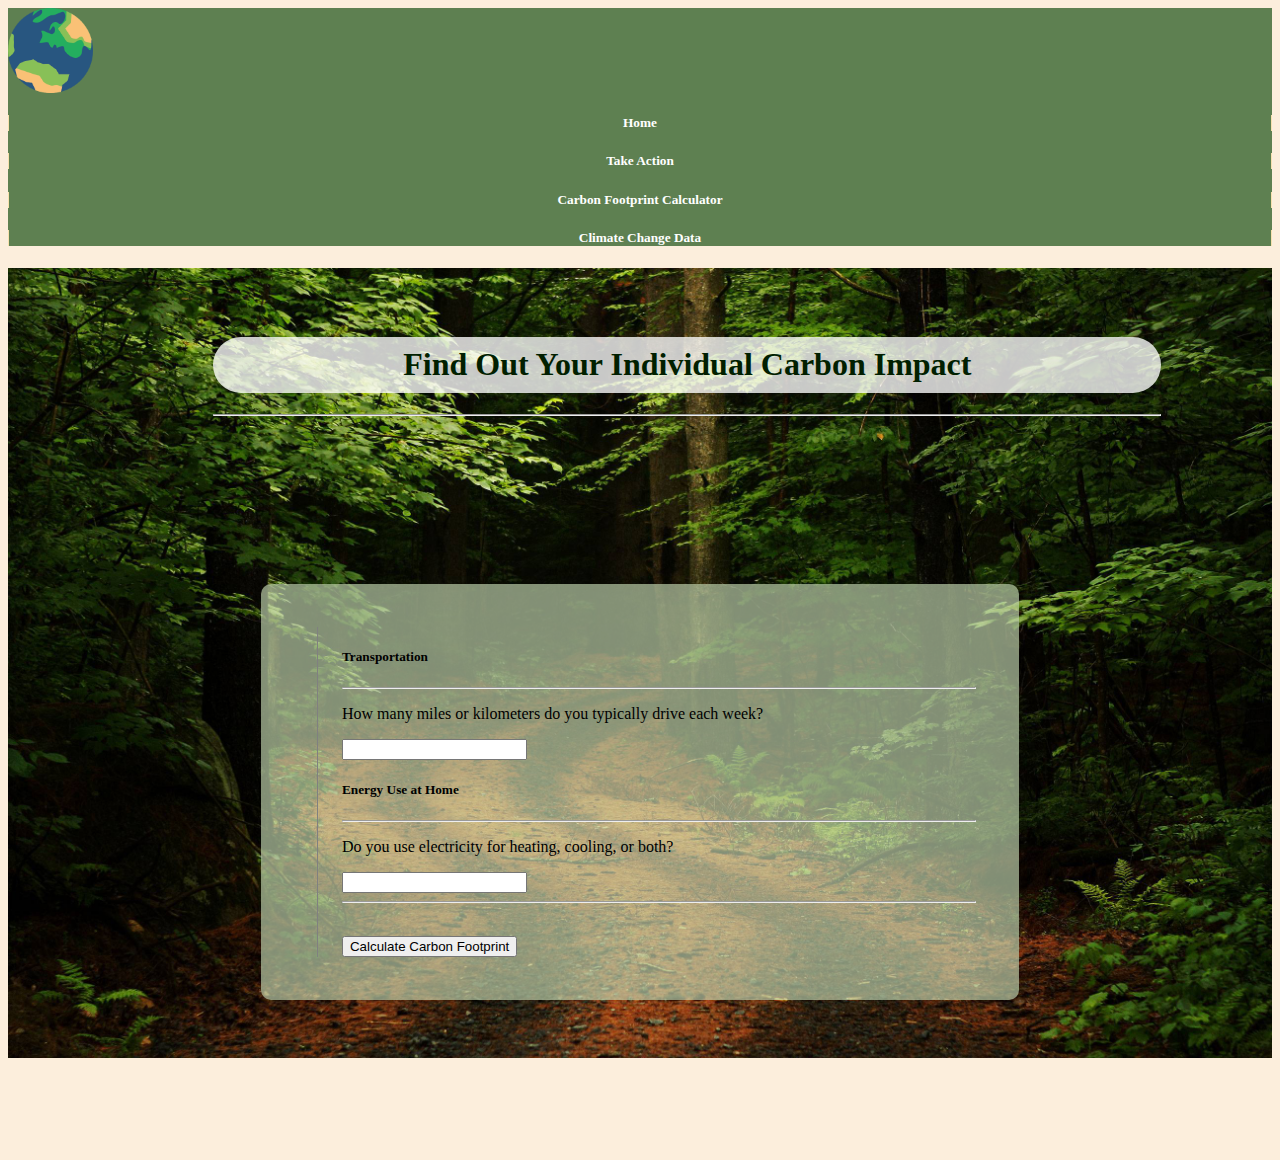
<file: Prototype/footprint-calculator.html>
<html lang="en">
<head>
    <meta charset="UTF-8">
    <meta name="viewport" content="width=device-width, initial-scale=1.0">
    <link href="https://cdn.jsdelivr.net/npm/bootstrap@5.0.2/dist/css/bootstrap.min.css" rel="stylesheet" integrity="sha384-EVSTQN3/azprG1Anm3QDgpJLIm9Nao0Yz1ztcQTwFspd3yD65VohhpuuCOmLASjC" crossorigin="anonymous">
    <link rel="stylesheet" href="styles.css">
    
    <title>Climate Action</title>
</head>
<body>
    <div class="nav">
        <div class="row row-cols-5">
            <div class="col earth-icon">
                <img src="images/planet-earth.png" width="85" height="85">
            </div>
            <div class="col nav-item d-flex align-items-center justify-content-center">
                    <a href="index.html"><h5>Home</h5></a>
            </div>
            <div class="col nav-item d-flex align-items-center justify-content-center">
                <a href="take-action.html"><h5>Take Action</h5></a>
            </div>
            <div class="col nav-item d-flex align-items-center justify-content-center">
                <a href="footprint-calculator.html"><h5>Carbon Footprint Calculator</h5></a>
            </div>
            <div class="col nav-item d-flex align-items-center justify-content-center">
                <a href="climate-data.html"><h5>Climate Change Data</h5></a>
            </div>
        </div>
    </div>
    <div class="content" id="footprint-calculator-content">
        <div class="main-info-container">
            <div class="header">
                <h1 id="h1-header-calc">Find Out Your Individual Carbon Impact</h1>
                <hr>
            </div>
            <div class="info">

                <div class="info-section">
                    <div class="info-section-img">
                    </div>

                    <div class="info-section-content">

                        <div class="info-section-content-header">
                            <h5>Transportation</h5>
                            <hr>
                        </div>
                        <div class="info-section-content-info">
                                <div class="question">
                                    <p>How many miles or kilometers do you typically drive each week?</p>
                                    <input type="number">
                                </div>

                        </div>
                        <div class="info-section-content-header">
                            <h5>Energy Use at Home</h5>
                            <hr>
                        </div>
                        <div class="info-section-content-info">
                                <div class="question">
                                    <p>Do you use electricity for heating, cooling, or both?</p>
                                    <input type="number">
                                </div>

                        </div>
                        <hr>
                        <button class="btn btn-primary calc-btn">Calculate Carbon Footprint</button>

                    </div>

                    

                </div>

            </div>
        </div>

    </div>

    <script src="https://cdn.jsdelivr.net/npm/bootstrap@5.0.2/dist/js/bootstrap.bundle.min.js" integrity="sha384-MrcW6ZMFYlzcLA8Nl+NtUVF0sA7MsXsP1UyJoMp4YLEuNSfAP+JcXn/tWtIaxVXM" crossorigin="anonymous"></script>
</body>
</html>
</file>
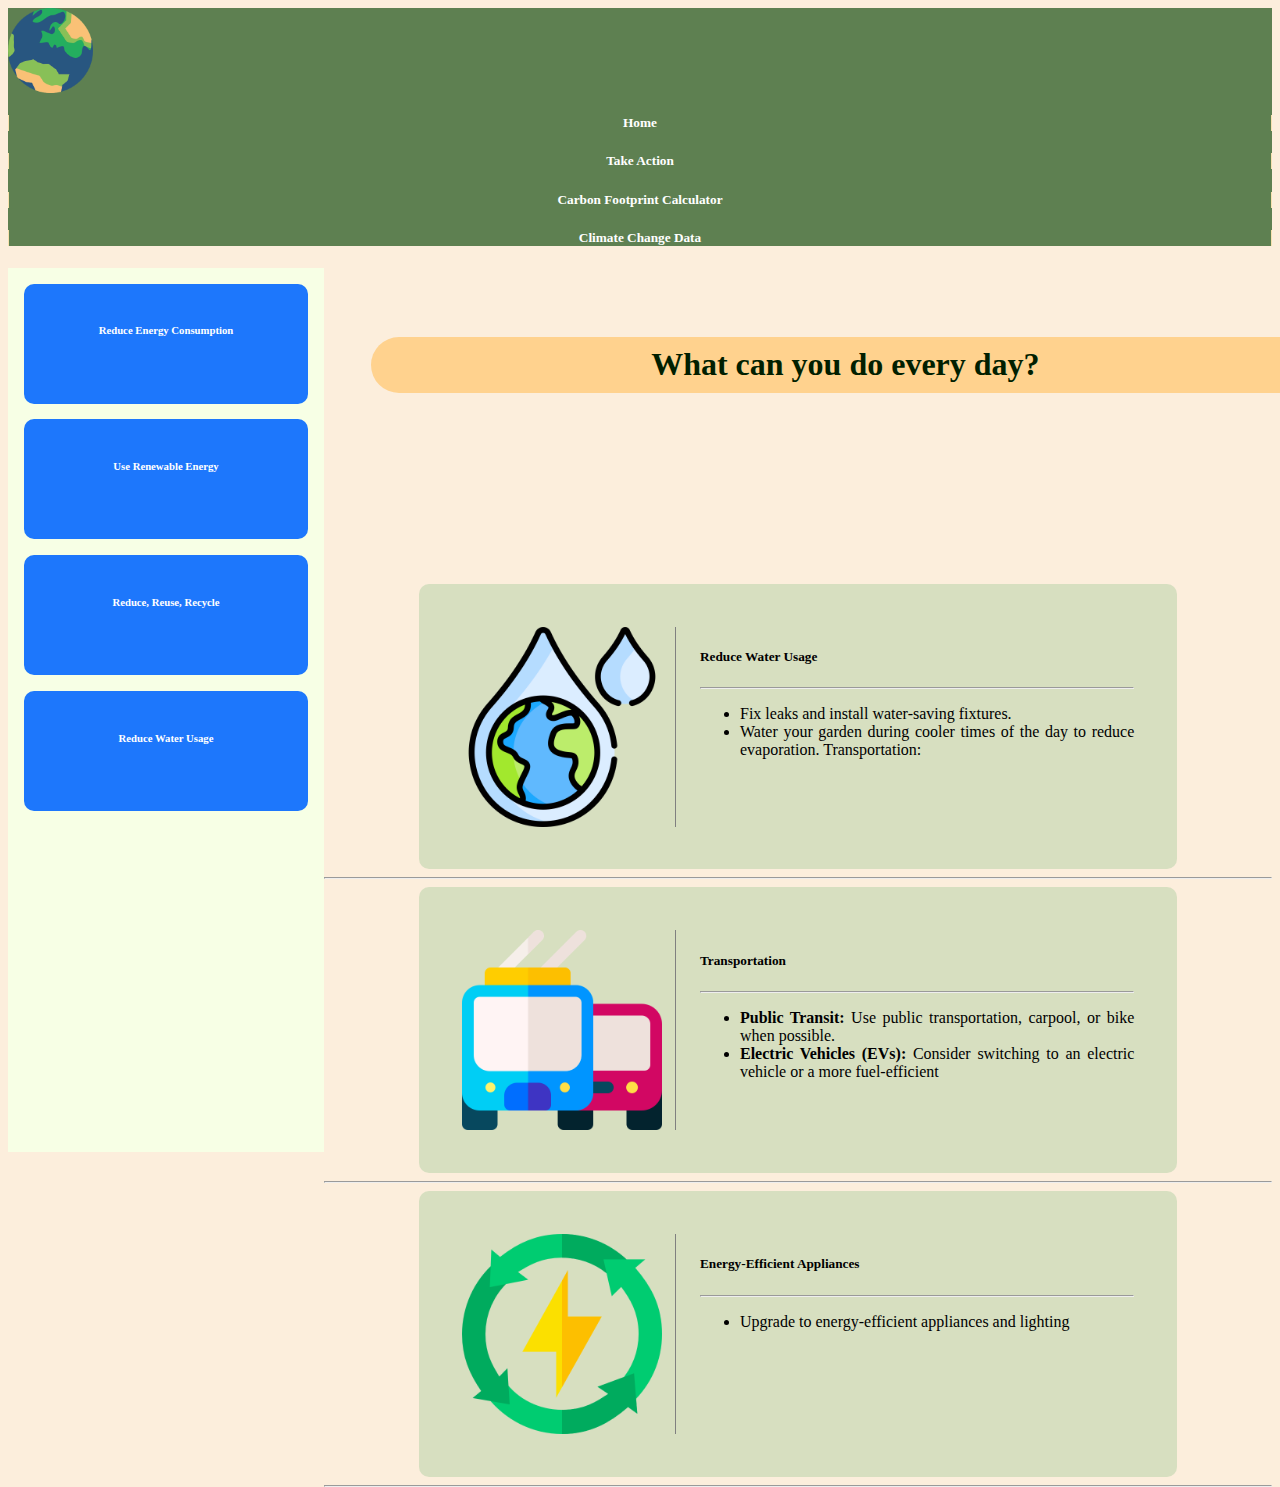
<file: Prototype/take-action.html>
<html lang="en">
<head>
    <meta charset="UTF-8">
    <meta name="viewport" content="width=device-width, initial-scale=1.0">
    <link href="https://cdn.jsdelivr.net/npm/bootstrap@5.0.2/dist/css/bootstrap.min.css" rel="stylesheet" integrity="sha384-EVSTQN3/azprG1Anm3QDgpJLIm9Nao0Yz1ztcQTwFspd3yD65VohhpuuCOmLASjC" crossorigin="anonymous">
    <link rel="stylesheet" href="styles.css">
    
    <title>Climate Action</title>
</head>
<body>
    <div class="nav">
        <div class="row row-cols-5">
            <div class="col earth-icon">
                <img src="images/planet-earth.png" width="85" height="85">
            </div>
            <div class="col nav-item d-flex align-items-center justify-content-center">
                    <a href="index.html"><h5>Home</h5></a>
            </div>
            <div class="col nav-item d-flex align-items-center justify-content-center">
                <a href="take-action.html"><h5>Take Action</h5></a>
            </div>
            <div class="col nav-item d-flex align-items-center justify-content-center">
                <a href="footprint-calculator.html"><h5>Carbon Footprint Calculator</h5></a>
            </div>
            <div class="col nav-item d-flex align-items-center justify-content-center">
                <a href="climate-data.html"><h5>Climate Change Data</h5></a>
            </div>
        </div>
    </div>
    <div class="content">
        <div class="side-bar">
            <a href="#reduce-water-usage">
                <div class="side-item">
                    <h6>Reduce Energy Consumption</h6>
                </div>
            </a>
            <a href="#">
                <div class="side-item">
                    <h6>Use Renewable Energy</h6>
                </div>
            </a>
            <a href="#">
                <div class="side-item">
                    <h6>Reduce, Reuse, Recycle</h6>
                </div>
            </a>
            <a href="#">
                <div class="side-item">
                    <h6>Reduce Water Usage</h6>
                </div>
            </a>
        </div>

        <div class="main-info-container">
            <div class="header">
                <h1>What can you do every day?</h1>
            </div>
            <div class="info">

                <section id="reduce-water-usage">
                <div class="info-section">
                    <div class="info-section-img">
                        <img src="images/earth-water.png" class="responsive-image" width="200px" height="200px">
                    </div>
                    <div class="info-section-content">
                        <div class="info-section-content-header">
                            <h5>Reduce Water Usage</h5>
                            <hr>
                        </div>
                        <div class="info-section-content-info">
                            <ul>
                                <li>Fix leaks and install water-saving fixtures.</li>
                                <li>Water your garden during cooler times of the day to reduce evaporation.
                                    Transportation:</li>
                            </ul>
                        </div>
                    </div>
                </div>
                <hr>
            </section>



                <div class="info-section">
                    <div class="info-section-img">
                        <img src="images/public-transport.png" class="responsive-image" width="200px" height="200px">
                    </div>
                    <div class="info-section-content">
                        <div class="info-section-content-header">
                            <h5>Transportation</h5>
                            <hr>
                        </div>
                        <div class="info-section-content-info">
                            <ul>
                                <li><b>Public Transit:</b> Use public transportation, carpool, or bike when possible.</li>
                                <li><b>Electric Vehicles (EVs):</b> Consider switching to an electric vehicle or a more fuel-efficient </li>
                            </ul>
                        </div>
                    </div>
                </div>
                <hr>



                <div class="info-section">
                    <div class="info-section-img">
                        <img src="images/energy.png" class="responsive-image" width="200px" height="200px">
                    </div>
                    <div class="info-section-content">
                        <div class="info-section-content-header">
                            <h5>Energy-Efficient Appliances</h5>
                            <hr>
                        </div>
                        <div class="info-section-content-info">
                            <ul>
                                <li>Upgrade to energy-efficient appliances and lighting</li>
                            </ul>
                        </div>
                    </div>
                </div>
                <hr>



            </div>
        </div>

    </div>

    <script src="https://cdn.jsdelivr.net/npm/bootstrap@5.0.2/dist/js/bootstrap.bundle.min.js" integrity="sha384-MrcW6ZMFYlzcLA8Nl+NtUVF0sA7MsXsP1UyJoMp4YLEuNSfAP+JcXn/tWtIaxVXM" crossorigin="anonymous"></script>
</body>
</html>
</file>
<file: Prototype/styles.css>
body{
    background-color: #fae1c18e;
}

.nav{
    background-color: #0d490aa9;
    align-items: center;
    justify-content: center;
}
/*
398535a9
*/
.nav-item{
    margin-top: 1%;
    margin-bottom: 1%;
    text-align: center;
    color: white;
    border-right: solid #F7E1AE 1px;
    border-left: solid #F7E1AE 1px;

}
.nav-item a{
    text-decoration: none;
    color: white;
}
.nav-item a:hover {
    color: rgb(4, 51, 0);
}
.earth-icon{
    width: auto;
    height: auto;
}
.content {
    justify-content: center;
    width: 100%;
    height: 100%;
    display: flex;
}
.side-bar {
    width: 25%;
    height: 100%;
    background-color: rgb(247, 255, 229);
    text-align: center;
    justify-content: center;
}
/*
rgb(247, 255, 229)
*/
.side-bar a{
    text-decoration: none;
    color: white;
    font-weight: 800;
}
.side-item {
    background-color: #0d6dfdee;
    height: 10%;
    margin: 5%;
    padding: 5%;
    border-radius: 10px;
    text-align:center;
    vertical-align: center;
}
.side-item:hover{
    background-color: #ffd153;
    color: #0d6efd;
}
/*
ffba53*/
.main-info-container{
    width: 75%;
}

.header {
    width: 100%;
    height: 25%;
    color: rgb(1, 31, 0);
    font-weight: lighster;
    text-decoration:dotted;
    text-align: center;
    padding: 5%;
}
.header h1{
    border-radius: 50px;
    padding: 1%;
    background-color: #ffca7acc;
}
#h1-header-calc{
    background-color: rgba(255, 255, 255, 0.781);
}
.info-section {
    width: auto;
    margin: 10%;
    margin-bottom: 0;
    margin-top: 0;
    border-radius: 10px;
    display: flex;
    background-color: #c4d7b2a8;
    padding: 4%;
}
.info-section-content {
    padding-left: 2%;
    width: 100%;
    margin: 5px;
}
.info-section-content-header{
    margin-top: 10px;
    width: 100%;
}
.info-section-content-header h5{
    font-weight: bold;
}
.info-section-content-info {
    text-align: justify;
}
.calc-btn{
    margin-top: 25px;
}
.info-section-img{
    border-right: solid gray 1px;
    padding-right: 2%;
    margin: 5px;
}
.responsive-img{
    max-width: 100%;
    max-height: 100%;
}
#footprint-calculator-content{
    background-image: url("images/forest01.jpg");
    background-size: contain;
    background-repeat: repeat-x;
}
#climate-data-content{
    background-image: url("images/forest01.jpg");
    background-size: contain;
    background-repeat: repeat-x;
}

.box{
    width: 100%;
    height: auto;
    margin: 5%;
    padding: 10%;
    background-color: #3284ffb2;
    border-radius: 20px;
    color: white;
}
.box:hover{
    background-color: #3284ff8a;
}
</file>
<file: Partial Project 1/Bootcamp Testimonial/style.css>
* {
  font-family: Barlow Semi Condensed;
  font-size: 13px;
  margin: 15px;
}

body {
    height: auto;
    margin: auto;
    background-color: #cfcfcf;
    display: flex;
    justify-content: center;
  }

  h2 {
    font-weight: 600;
  }
  
  p{
    font-weight: 300;
  }

.testimonial_container {
  display: flex;
  flex-wrap: wrap;
  width: 1440px;
  height: 1000px;
}

.testimonial {
  background-color: aqua;
  width: 500px;
  height: auto;
  border-radius: 2.5%;
}

.header {
  height: 100px;
  display: flex;
  justify-content: flex-start;
  align-items: center;
  }

.header img {
  border-radius: 100%;
}

#daniel {
  background-color: #7541c8;
  color: #ffffff;
  width: 50%;
  height: 50%;
}
#jonathan {
  background-color: #48556a;
  color: #ffffff;
  width: 25%;
  height: 50%;
}
#patrick {
  background-color: #19212e;
  color: #ffffff;
  width: 50%;
  height: 50%;
}
#kira{
  background-color: #ffffff;
  width: 25%;
  height: 100%;
}
#jeanette{
  background-color: #ffffff;
  width: 25%;
  height: 50%;
}
</file>
